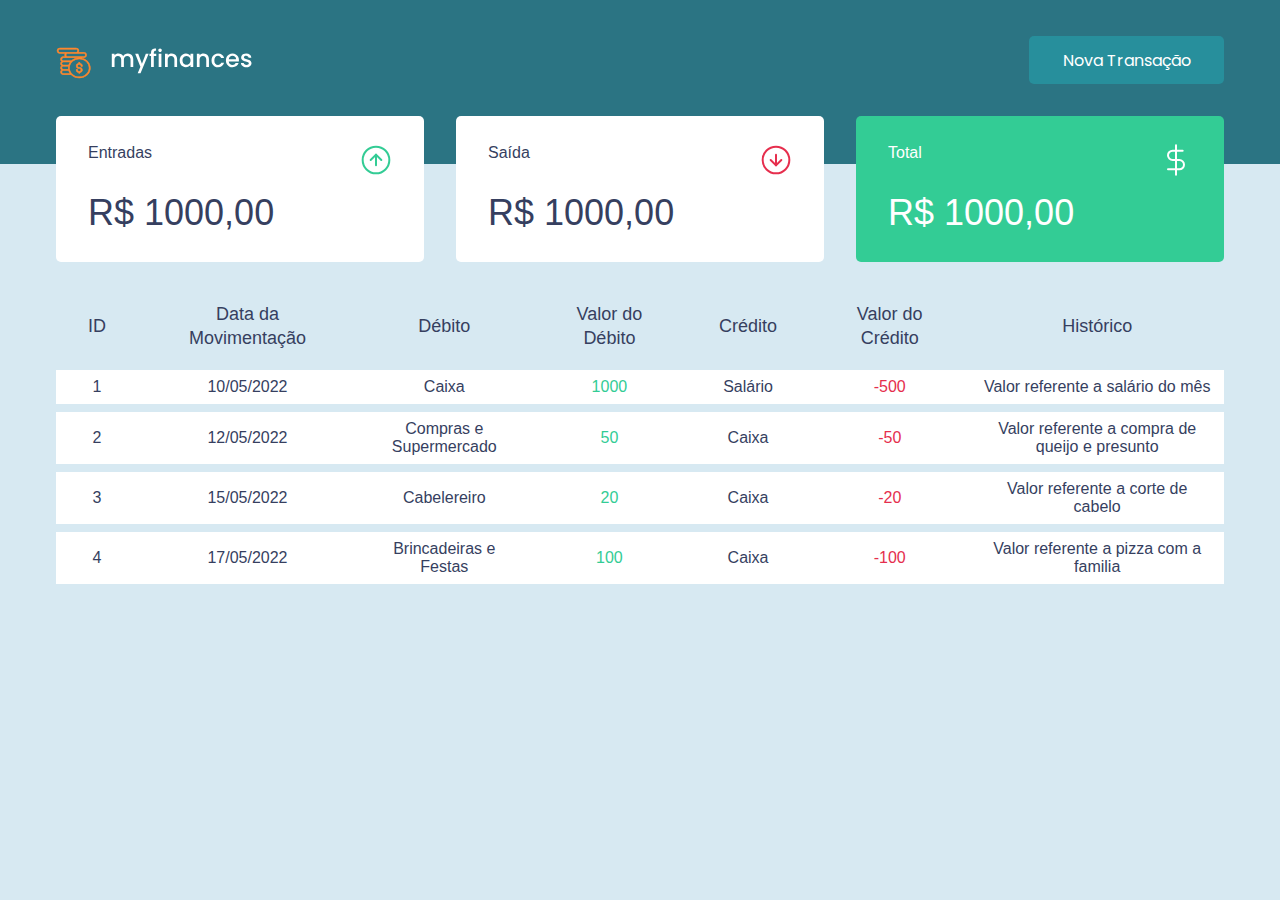
<file: index.html>
<?php include_once("./templates/header.php");?>
<!DOCTYPE html>
<html lang="en">
<head>
    <meta charset="UTF-8">
    <meta http-equiv="X-UA-Compatible" content="IE=edge">
    <meta name="viewport" content="width=device-width, initial-scale=1.0">
    <title>Registro Diario</title>
    <link rel="stylesheet" href="./css/index.css">
    <link rel="preconnect" href="https://fonts.googleapis.com">
    <link rel="preconnect" href="https://fonts.gstatic.com" crossorigin>
    <!-- <link rel="stylesheet" href="https://cdnjs.cloudflare.com/ajax/libs/twitter-bootstrap/4.5.3/css/bootstrap.min.css" integrity="sha512-oc9+XSs1H243/FRN9Rw62Fn8EtxjEYWHXRvjS43YtueEewbS6ObfXcJNyohjHqVKFPoXXUxwc+q1K7Dee6vv9g==" crossorigin="anonymous" /> -->
    <link href="https://fonts.googleapis.com/css2?family=Poppins:ital,wght@0,100;0,200;0,300;0,400;0,500;0,600;0,700;0,800;0,900;1,100;1,200;1,300;1,400;1,500;1,600;1,700;1,800;1,900&display=swap" rel="stylesheet">
</head>

<body>
    <div class="conteudo-cabecalho">
        <div class="cabecalho-centro">
            <img src="./assets/logo.svg" alt="">

            <button class="btn">
                Nova Transação                
            </button>
        </div>   
    </div>
    <div class="principal" >
        <div class="secundaria" >
            <div class="item-card">
                <div>
                    <p>Entradas</p>
                    <img src="./assets/income.svg" alt="">
                </div>
                <strong>R$ 1000,00</strong>
            </div>
            <div class="item-card">
                <div>
                    <p>Saída</p>
                    <img src="./assets/outcome.svg" alt="">
                </div>
                <strong>R$ 1000,00</strong>
            </div>
            <div class="item-card colortotal">
                <div>
                    <p>Total</p>
                    <img src="./assets/total.svg" alt="">
                </div>
                <strong>R$ 1000,00</strong>
            </div>
        </div>
        <div class="conteudo-tabela">
            <table>
                <thead>
                    <tr>
                        <th>ID</th>
                        <th>Data da Movimentação</th>
                        <th>Débito</th>
                        <th>Valor do Débito</th>
                        <th>Crédito</th>
                        <th>Valor do Crédito</th>
                        <th>Histórico</th>
                    </tr>
                </thead>
                <tbody>
                    <tr>
                        <td>1</td>
                        <td>10/05/2022</td>
                        <td>Caixa</td>
                        <td class="cor-entrada">1000</td>
                        <td>Salário</td>
                        <td class="cor-saida">-500</td>
                        <td>Valor referente a salário do mês</td>
                    </tr>
                    <tr>
                        <td>2</td>
                        <td>12/05/2022</td>
                        <td>Compras e Supermercado</td>
                        <td class="cor-entrada">50</td>
                        <td>Caixa</td>
                        <td class="cor-saida">-50</td>
                        <td>Valor referente a compra de queijo e presunto</td>
                    </tr>
                    <tr>
                        <td>3</td>
                        <td>15/05/2022</td>
                        <td>Cabelereiro</td>
                        <td class="cor-entrada">20</td>
                        <td>Caixa</td>
                        <td class="cor-saida">-20</td>
                        <td>Valor referente a corte de cabelo </td>
                    </tr>
                    <tr>
                        <td>4</td>
                        <td>17/05/2022</td>
                        <td>Brincadeiras e Festas</td>
                        <td class="cor-entrada">100</td>
                        <td>Caixa</td>
                        <td class="cor-saida">-100</td>
                        <td>Valor referente a pizza com a familia</td>
                    </tr>
                </tbody>
              </table>
        </div>
    </div>   
</body>
</html>
</file>
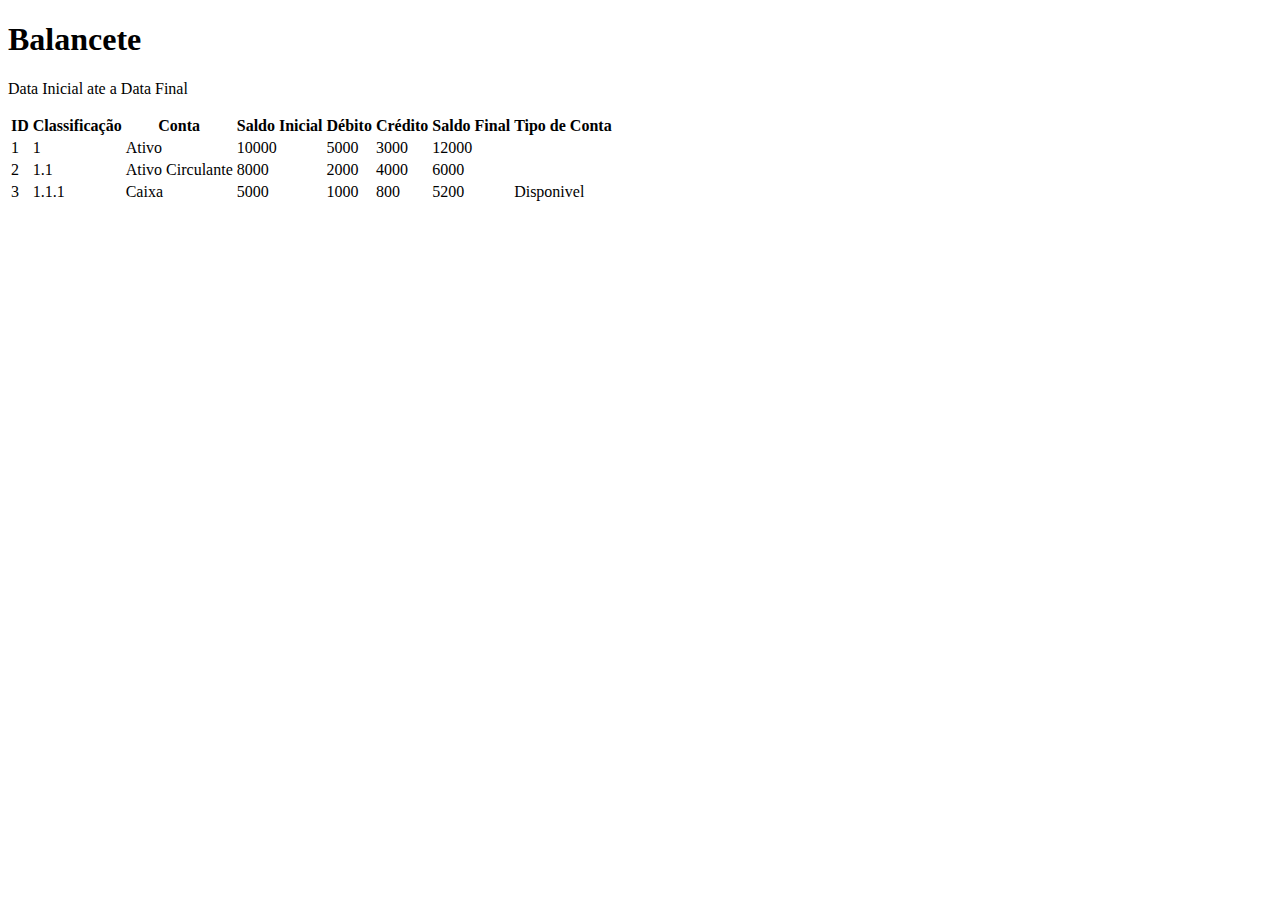
<file: Relatorios/balancete.html>
<!DOCTYPE html>
<html lang="en">
<head>
    <meta charset="UTF-8">
    <meta http-equiv="X-UA-Compatible" content="IE=edge">
    <meta name="viewport" content="width=device-width, initial-scale=1.0">
    <title>Balancete</title>
    <link rel="stylesheet" href="../css/styles.css">
    <link rel="preconnect" href="https://fonts.googleapis.com">
    <link rel="preconnect" href="https://fonts.gstatic.com" crossorigin>
    <link href="https://fonts.googleapis.com/css2?family=Poppins:ital,wght@0,100;0,200;0,300;0,400;0,500;0,600;0,700;0,800;0,900;1,100;1,200;1,300;1,400;1,500;1,600;1,700;1,800;1,900&display=swap" rel="stylesheet">
</head>
<body>
    <div class="principal-ajustada" >
        <h1 class="titulos">Balancete</h1>
        <p>Data Inicial ate a Data Final</p>
        <div class="conteudo-tabela">
            <table>
                <thead>
                    <tr>
                        <th>ID</th>
                        <th>Classificação</th>
                        <th>Conta</th>
                        <th>Saldo Inicial</th>
                        <th>Débito</th>
                        <th>Crédito</th>
                        <th>Saldo Final</th>
                        <th>Tipo de Conta</th>
                    </tr>
                </thead>
                <tbody>
                    <tr>
                        <td>1</td>
                        <td>1</td>
                        <td>Ativo</td>
                        <td>10000</td>
                        <td>5000</td>
                        <td>3000</td>
                        <td>12000</td>
                        <td></td>
                    </tr>
                    <tr>
                        <td>2</td>
                        <td>1.1</td>
                        <td>Ativo Circulante</td>
                        <td>8000</td>
                        <td>2000</td>
                        <td>4000</td>
                        <td>6000</td>
                        <td></td>
                    </tr>
                    <tr>
                        <td>3</td>
                        <td>1.1.1</td>
                        <td>Caixa</td>
                        <td>5000</td>
                        <td>1000</td>
                        <td>800</td>
                        <td>5200</td>
                        <td>Disponivel</td>
                    </tr>                                 
                </tbody>
              </table>
        </div>
    </div>
</body>
</html>
</file>
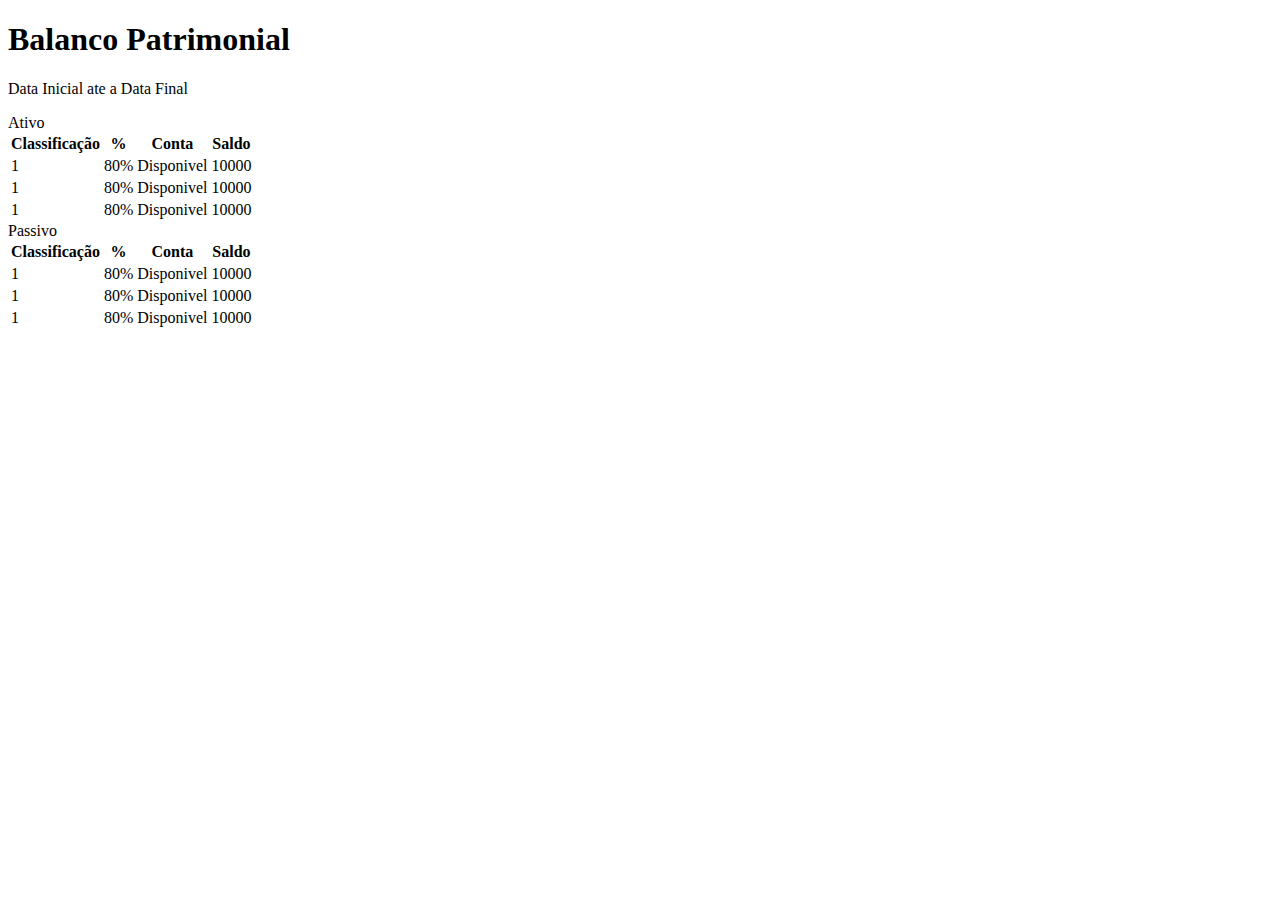
<file: Relatorios/balanco.html>
<!DOCTYPE html>
<html lang="en">
<head>
    <meta charset="UTF-8">
    <meta http-equiv="X-UA-Compatible" content="IE=edge">
    <meta name="viewport" content="width=device-width, initial-scale=1.0">
    <title>Balancete</title>
    <link rel="stylesheet" href="../css/balanco.css">
    <link rel="preconnect" href="https://fonts.googleapis.com">
    <link rel="preconnect" href="https://fonts.gstatic.com" crossorigin>
    <link href="https://fonts.googleapis.com/css2?family=Poppins:ital,wght@0,100;0,200;0,300;0,400;0,500;0,600;0,700;0,800;0,900;1,100;1,200;1,300;1,400;1,500;1,600;1,700;1,800;1,900&display=swap" rel="stylesheet">
</head>
<body>
    <div class="principal-ajustada" >
        <h1 class="titulos">Balanco Patrimonial</h1>
        <p>Data Inicial ate a Data Final</p> 
        <div class="conteudo-cabecalho">
            <div class="cabecalho-centro"           >
                <!-- <img src="./assets/logo.svg" alt=""> -->
                <div class="cabecalho-ativo-passivo">Ativo
                    <div class="conteudo-tabela">
                        <table>
                            <thead>
                                <tr>
                                    <th>Classificação</th>
                                    <th>%</th>
                                    <th>Conta</th>
                                    <th>Saldo</th>
                                </tr>
                            </thead>
                            <tbody>
                                <tr>
                                    <td>1</td>
                                    <td>80%</td>
                                    <td>Disponivel</td>
                                    <td>10000</td>
                                </tr>
                                <tr>
                                    <td>1</td>
                                    <td>80%</td>
                                    <td>Disponivel</td>
                                    <td>10000</td>
                                </tr>
                                <tr>
                                    <td>1</td>
                                    <td>80%</td>
                                    <td>Disponivel</td>
                                    <td>10000</td>
                                </tr>
                            </tbody>
                          </table>
                    </div>  
                </div>
                <div class="cabecalho-ativo-passivo">Passivo
                    <div class="conteudo-tabela">
                        <table>
                            <thead>
                                <tr>
                                    <th>Classificação</th>
                                    <th>%</th>
                                    <th>Conta</th>
                                    <th>Saldo</th>
                                </tr>
                            </thead>
                            <tbody>
                                <tr>
                                    <td>1</td>
                                    <td>80%</td>
                                    <td>Disponivel</td>
                                    <td>10000</td>
                                </tr>
                                <tr>
                                    <td>1</td>
                                    <td>80%</td>
                                    <td>Disponivel</td>
                                    <td>10000</td>
                                </tr>
                                <tr>
                                    <td>1</td>
                                    <td>80%</td>
                                    <td>Disponivel</td>
                                    <td>10000</td>
                                </tr>
                            </tbody>
                          </table>
                    </div>  
                </div>
            </div>             
        </div>    
    </div>
</body>
</html>
</file>
<file: css/index.css>
/* INDEX */
* {
    padding:0;
    margin: 0;
    box-sizing: border-box;
    font-family: sans-serif;
}

body{
    /* background-color: #f5f0f1; */
    background-color: #d7e9f2;
}

body, input, button {
    font-family: 'Poppins', sans-serif;
}

.conteudo-cabecalho{
    /* background-color:#29abcc;  */
    background-color:#2b7483;   
}

.conteudo-cabecalho .cabecalho-centro{
    max-width: 1200px;
    margin: 0 auto;
    display: flex; 
    justify-content: space-between;
    padding: 36px 16px 80px;
}

.conteudo-cabecalho .cabecalho-centro .btn{
    /* background-color: #33bbff; */
    background-color: #278f9c;
    height: 48px;
    width: 195px;
    border-radius: 5px;
    border: 0;
    cursor: pointer;
    color: #fff;
    font-size: 16px;
}

.principal {
    /* background-color: red; */
    /* max-width: 1000px; */
    padding-top: 32px;
    padding-right: 16px;
    padding-bottom: 32px;
    padding-left: 16px;
    max-width: 1200px;
    margin: 0 auto;
}

.secundaria {
    display: grid;
    grid-template-columns: 1fr 1fr 1fr;
    gap: 32px;
    margin-top: -80px;
}

.item-card {
    background-color: #fff;
    padding: 28px 32px 28px 32px;
    /* padding: 44px 48px 44px 48px; */
    border-radius: 5px;
    color: #363F5F;
}

.item-card div {
    /* background-color: red; */
    display: flex;
    justify-content: space-between;
    font-size: 16px;
}

.item-card strong {
    font-size: 36px;
    font-weight: 520;
    margin-top: 16px;
    display: block;
}

.item-card.colortotal {
    background-color: #33cc95;
    color: #fff;
}

.conteudo-tabela {
    margin-top: 20px;
}

.conteudo-tabela table {
    width: 100%;
    border-spacing: 0 0.5rem;     
}

.conteudo-tabela table thead th  {
    /* color: #969696; */
    font-weight: 400;
    /* text-transform: uppercase;     */
    padding: 12px 32px 12px 32px;
    text-align: center;
    font-size: 18px;
    color: #363f5f;
    font: bold;
    line-height: 24px;    
}

.conteudo-tabela table tbody td  {
    background-color: #fff;    
    padding: 8px 12px 8px 12px;
    font-size: 16px;
    color: #363f5f;
    text-align: center; 
     
}

.conteudo-tabela table .cor-entrada {
    color: #33cc95;
}

.conteudo-tabela table .cor-saida {
    color: #e52e4d;
}
</file>
<file: css/styles.css>
/* HEADER */
.navbar-brand img {
    width: 500px;
  }

  .blackbtn {
    background-color: #155724;
    color: #BD2130;
  }
  
  #main-title {
    text-align: center;
    margin: 90px 0 50px;
  }

.container{
  /* padding-top: 64px; */
  /* text-align: center; */
  align-items: left;
}

#header_saudacao {
  /* display: flex;
  justify-content: end;
  color: #fff; */
}


#header_saudacao  h5 {
  color: #fff !important;
  font-size: 16px;
  margin: 0;
  font-weight: 400;
}

/* .container.dropdown{

}

.btn btn-primary dropdown-toggle{
  background-color:red;
} */

  
  /* HOME */
  /* #contacts-table {
    max-width: 1800px;
    margin: 0 auto;
  }
  
  #contacts-table thead {
    color: #FFF;
    background-color: #007BFF;
  }
  
  .col-id {
    font-weight: bold;
  }
  
  .actions {
    text-align: right;
    width: 150px;
  }
  
  .actions i {
    font-size: 18px;
    margin-right: 5px;
  }
  
  .check-icon {
    color: #1E7E34;
  }
  
  .edit-icon {
    color: red;
  }
  
  .delete-form {
    display: inline-block;
  }
  
  .delete-btn {
    background-color: transparent;
    border: none;
    padding: 0;
  }
  
  .delete-icon {
    color: #BD2130;
  }
  
  #empty-list-text {
    text-align: center;
  }
  
  #msg {
    color: #155724;
    background-color: #D4EDDA;
    border: 1px solid #C3E6CB;
    padding: 10px;
    text-align: center;
    max-width: 500px;
    margin: 0 auto;
    margin-top: 30px;
  } */ */
</file>
<file: css/balanco.css>
/* RELATORIOS */

.esquerda{
    background-color: blue;
}

.direita{
    background-color: aqua;
}
</file>
